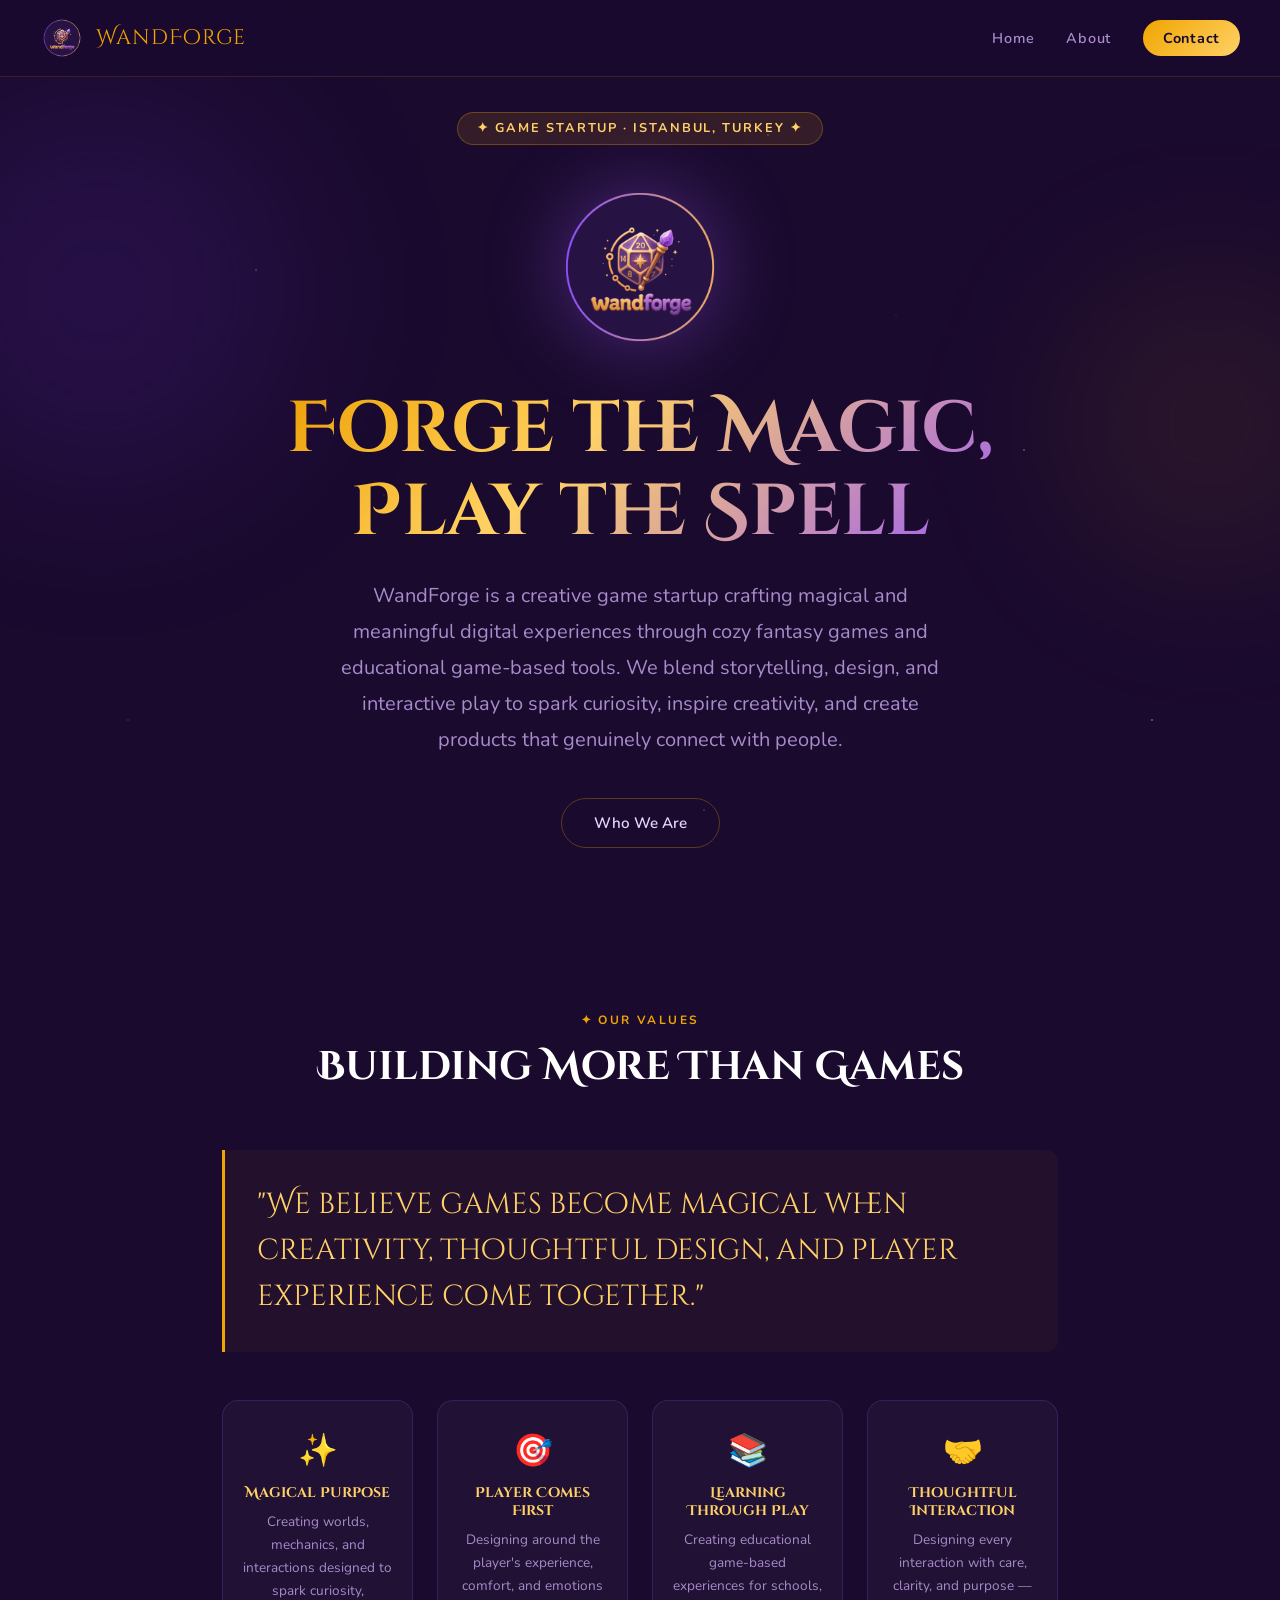
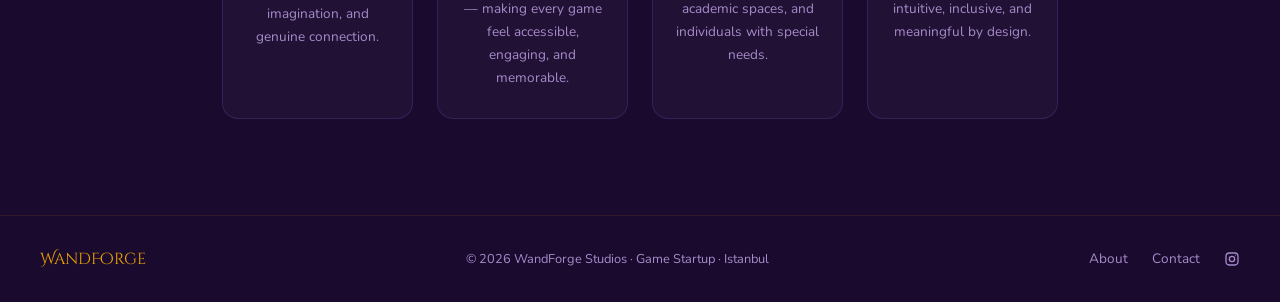
<file: index.html>
<!DOCTYPE html>
<html lang="en">
<head>
  <meta charset="UTF-8" />
  <meta name="viewport" content="width=device-width, initial-scale=1.0" />
  <title>WandForge — Forge the Magic, Play the Spell</title>
  <meta name="description" content="WandForge is an indie game studio bridging magic and technology. Puzzle mobile games, creative storytelling, and a vision to empower women in tech." />
  <link rel="icon" href="images/logo.png" type="image/png" />
  <link rel="stylesheet" href="css/style.css" />
</head>
<body>

  <nav>
    <a href="index.html" class="nav-logo">
      <img src="images/logo.png" alt="WandForge Logo" />
      <span>WandForge</span>
    </a>
    <div class="hamburger" aria-label="Menu">
      <span></span><span></span><span></span>
    </div>
    <ul class="nav-links">
      <li><a href="index.html">Home</a></li>
      <li><a href="pages/about.html">About</a></li>
      <li><a href="pages/contact.html" class="nav-cta">Contact</a></li>
    </ul>
  </nav>

  <!-- HERO -->
  <section class="hero">
    <div class="orb orb-1"></div>
    <div class="orb orb-2"></div>
    <div class="hero-badge">✦ Game Startup · Istanbul, Turkey ✦</div>
    <img src="images/logo.png" alt="WandForge" class="hero-logo" />
    <h1>Forge the Magic,<br/>Play the Spell</h1>
    <p>
    WandForge is a creative game startup crafting magical and meaningful digital experiences through cozy fantasy games and educational game-based tools. We blend storytelling, design, and interactive play to spark curiosity, inspire creativity, and create products that genuinely connect with people.
    </p>
    <div class="hero-buttons">
      <a href="pages/about.html" class="btn-secondary">Who We Are</a>
    </div>
  </section>

<!-- MISSION -->
<section class="mission">
  <div class="section-header fade-up">
    <span class="section-label">✦ Our Values</span>
    <h2>Building More Than Games</h2>
  </div>
  <blockquote class="mission-quote fade-up">
    "We believe games become magical when creativity, thoughtful design, and player experience come together."
  </blockquote>
  <div class="mission-pillars fade-up">
    <div class="pillar">
      <div class="pillar-icon">✨</div>
      <h4>Magical Purpose</h4>
      <p>
        Creating worlds, mechanics, and interactions designed to spark curiosity, imagination, and genuine connection.
      </p>
    </div>
    <div class="pillar">
      <div class="pillar-icon">🎯</div>
      <h4>Player Comes First</h4>
      <p>
        Designing around the player's experience, comfort, and emotions — making every game feel accessible, engaging, and memorable.
      </p>
    </div>
    <div class="pillar">
      <div class="pillar-icon">📚</div>
      <h4>Learning Through Play</h4>
      <p>
        Creating educational game-based experiences for schools, academic spaces, and individuals with special needs.
      </p>
    </div>
    <div class="pillar">
      <div class="pillar-icon">🤝</div>
      <h4>Thoughtful Interaction</h4>
      <p>
        Designing every interaction with care, clarity, and purpose — intuitive, inclusive, and meaningful by design.
      </p>
    </div>
  </div>
</section>

  
<footer>
  <span class="footer-logo">WandForge</span>

  <p>
    © 2026 WandForge Studios · Game Startup · Istanbul
  </p>

  <div class="footer-links">
    <a href="pages/about.html">About</a>
    <a href="pages/contact.html">Contact</a>

    <a href="https://www.instagram.com/wandforgestudios"
       target="_blank"
       rel="noopener noreferrer"
       class="footer-social"
       aria-label="Instagram">

      <svg xmlns="http://www.w3.org/2000/svg"
           width="16"
           height="16"
           viewBox="0 0 24 24"
           fill="currentColor">
        <path d="M7.75 2C4.574 2 2 4.574 2 7.75v8.5C2 19.426 4.574 22 7.75 22h8.5C19.426 22 22 19.426 22 16.25v-8.5C22 4.574 19.426 2 16.25 2h-8.5zm0 2h8.5A3.75 3.75 0 0 1 20 7.75v8.5A3.75 3.75 0 0 1 16.25 20h-8.5A3.75 3.75 0 0 1 4 16.25v-8.5A3.75 3.75 0 0 1 7.75 4zm9.5 1.5a.75.75 0 1 0 0 1.5.75.75 0 0 0 0-1.5zM12 7a5 5 0 1 0 0 10 5 5 0 0 0 0-10zm0 2a3 3 0 1 1 0 6 3 3 0 0 1 0-6z"/>
      </svg>
    </a>
  </div>
</footer>

  <script src="js/main.js"></script>
</body>
</html>
</file>
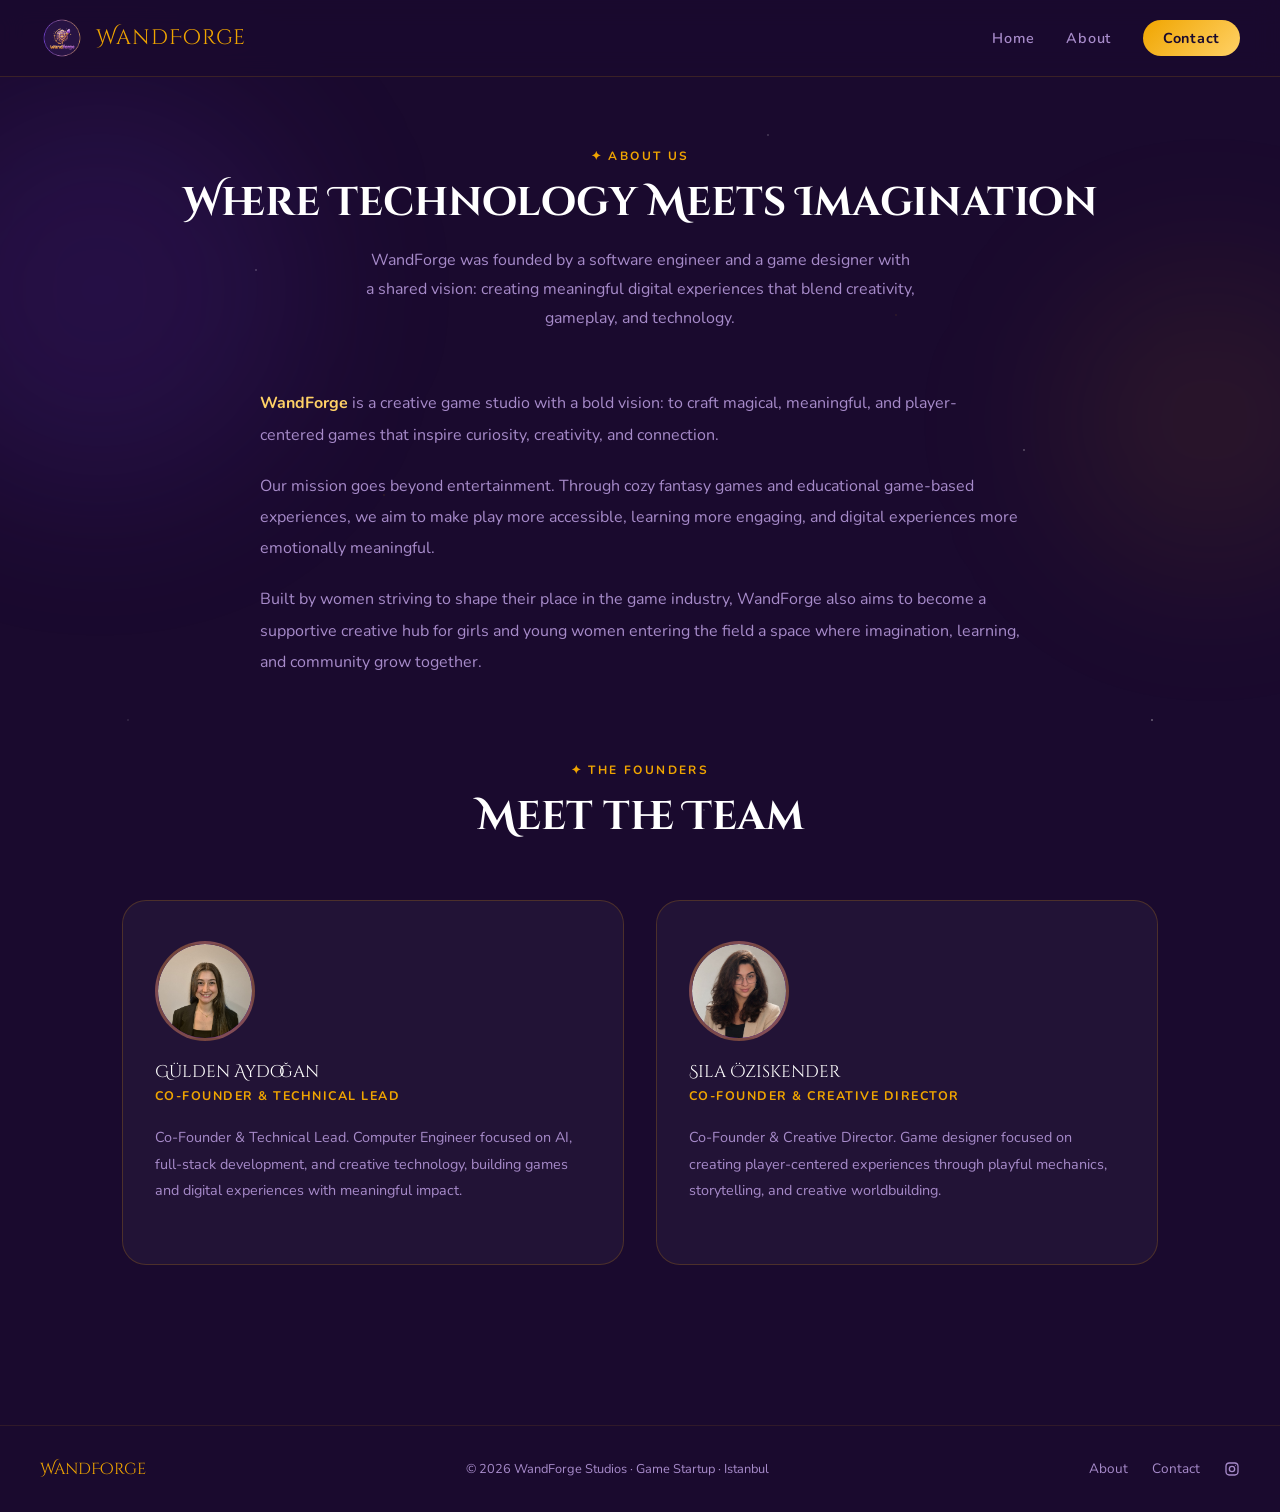
<file: pages/about.html>
<!DOCTYPE html>
<html lang="en">
<head>
  <meta charset="UTF-8" />
  <meta name="viewport" content="width=device-width, initial-scale=1.0" />
  <title>About — WandForge Studios</title>
  <meta name="description" content="Meet the two co-founders behind WandForge — a technical lead and a creative director building indie games from Istanbul." />
  <link rel="icon" href="../images/logo.png" type="image/png" />
  <link rel="stylesheet" href="../css/style.css" />
</head>
<body>

  <nav>
    <a href="../index.html" class="nav-logo">
      <img src="../images/logo.png" alt="WandForge Logo" />
      <span>WandForge</span>
    </a>
    <div class="hamburger" aria-label="Menu">
      <span></span><span></span><span></span>
    </div>
    <ul class="nav-links">
      <li><a href="../index.html">Home</a></li>
      <li><a href="about.html">About</a></li>
      <li><a href="contact.html" class="nav-cta">Contact</a></li>
    </ul>
  </nav>

  <div class="about-page">
    <div class="orb orb-1"></div>
    <div class="orb orb-2"></div>

    <div class="section-header fade-up">
      <span class="section-label">✦ About Us</span>
      <h2>Where Technology Meets Imagination</h2>
        <p>
        WandForge was founded by a software engineer and a game designer with a shared vision: creating meaningful digital experiences that blend creativity, gameplay, and technology.
        </p>
    </div>

    <!-- STORY -->
    <div class="story-section fade-up">
    <p>
        <span class="hl">WandForge</span> is a creative game studio with a bold vision: to craft magical, meaningful, and player-centered games that inspire curiosity, creativity, and connection.    </p>

    <p>
        Our mission goes beyond entertainment. Through cozy fantasy games and educational game-based experiences, we aim to make play more accessible, learning more engaging, and digital experiences more emotionally meaningful.    </p>

    <p>
        Built by women striving to shape their place in the game industry, WandForge also aims to become a supportive creative hub for girls and young women entering the field a space where imagination, learning, and community grow together.    </p> 
    </div>

    <!-- FOUNDERS -->
    <div class="section-header fade-up">
      <span class="section-label">✦ The Founders</span>
      <h2>Meet the Team</h2>
    </div>

    <div class="founder-grid">

      <!-- GÜLDEN -->
      <div class="founder-card fade-up">
        <div class="avatar">
          <img src="../images/gulden.jpg" alt="Gülden Aydoğan" />
        </div>
        <div class="founder-name">Gülden Aydoğan</div>
        <div class="founder-role">Co-Founder & Technical Lead</div>
        <p class="bio">
        Co-Founder & Technical Lead. Computer Engineer focused on AI, full-stack development, and creative technology, building games and digital experiences with meaningful impact.
        </p>
      </div>

      <!-- SILA -->
      <div class="founder-card fade-up fade-up-delay">
        <div class="avatar">
          <img src="../images/sila.jpeg" alt="Sıla Öziskender" />
        </div>
        <div class="founder-name">Sıla Öziskender</div>
        <div class="founder-role">Co-Founder & Creative Director</div>
        <p class="bio">
        Co-Founder & Creative Director. Game designer focused on creating player-centered experiences through playful mechanics, storytelling, and creative worldbuilding.
        </p>
      </div>

</div>
  </div>

<footer>
  <span class="footer-logo">WandForge</span>

  <p>
    © 2026 WandForge Studios · Game Startup · Istanbul
  </p>

  <div class="footer-links">
    <a href="about.html">About</a>
    <a href="contact.html">Contact</a>

    <a href="https://www.instagram.com/wandforgestudios"
       target="_blank"
       rel="noopener noreferrer"
       class="footer-social"
       aria-label="Instagram">

      <svg xmlns="http://www.w3.org/2000/svg"
           width="16"
           height="16"
           viewBox="0 0 24 24"
           fill="currentColor">
        <path d="M7.75 2C4.574 2 2 4.574 2 7.75v8.5C2 19.426 4.574 22 7.75 22h8.5C19.426 22 22 19.426 22 16.25v-8.5C22 4.574 19.426 2 16.25 2h-8.5zm0 2h8.5A3.75 3.75 0 0 1 20 7.75v8.5A3.75 3.75 0 0 1 16.25 20h-8.5A3.75 3.75 0 0 1 4 16.25v-8.5A3.75 3.75 0 0 1 7.75 4zm9.5 1.5a.75.75 0 1 0 0 1.5.75.75 0 0 0 0-1.5zM12 7a5 5 0 1 0 0 10 5 5 0 0 0 0-10zm0 2a3 3 0 1 1 0 6 3 3 0 0 1 0-6z"/>
      </svg>
    </a>
  </div>
</footer>

  <script src="../js/main.js"></script>
</body>
</html>
</file>
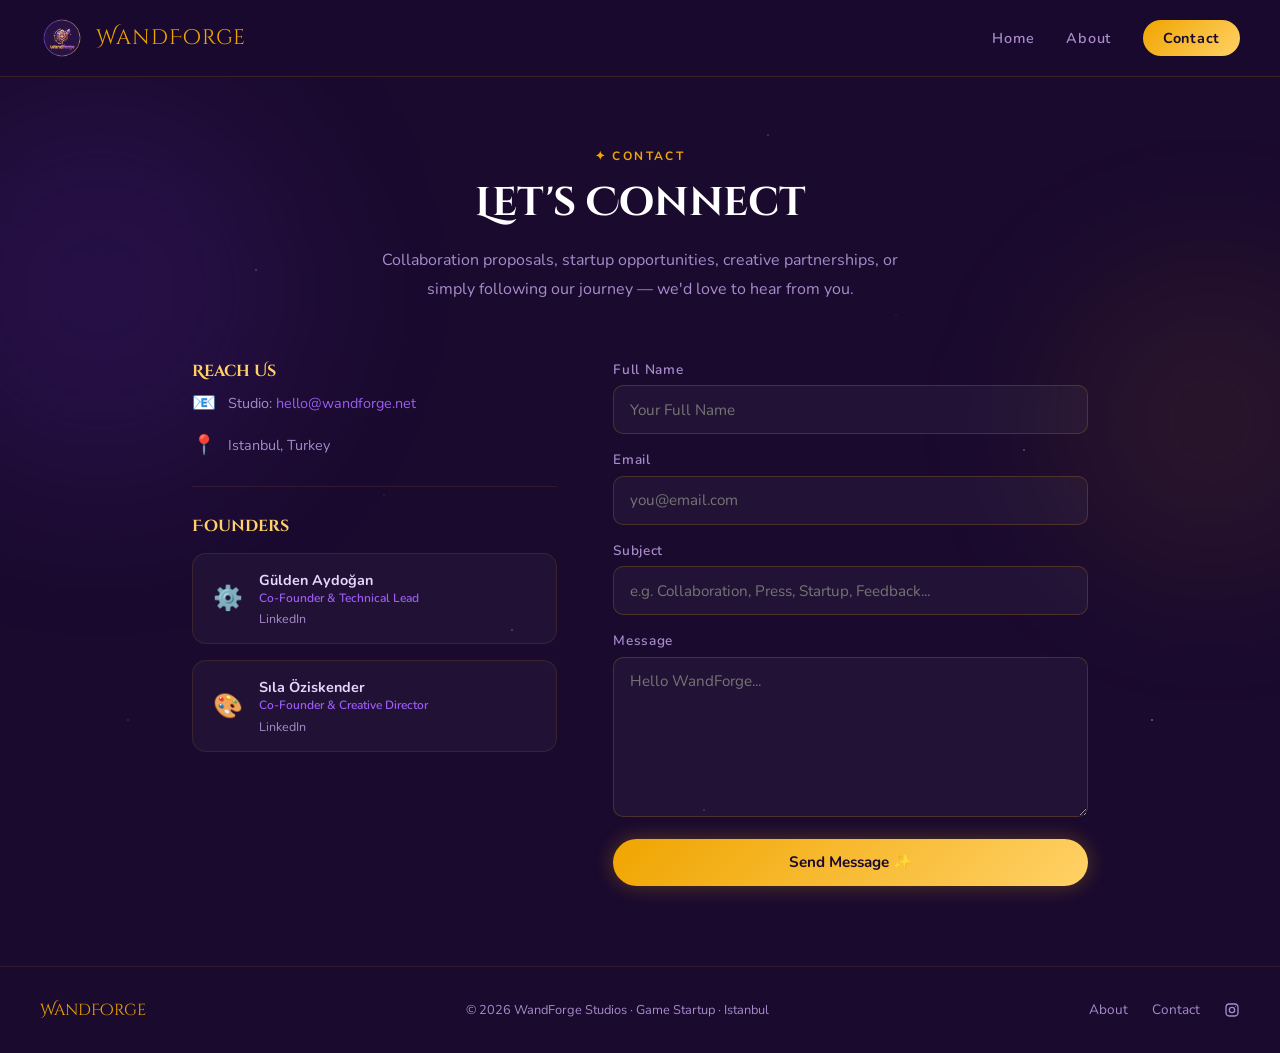
<file: pages/contact.html>
<!DOCTYPE html>
<html lang="en">
<head>
  <meta charset="UTF-8" />
  <meta name="viewport" content="width=device-width, initial-scale=1.0" />
  <title>Contact — WandForge</title>
  <meta name="description" content="Get in touch with WandForge — collaboration, questions, or just a hello." />
  <link rel="icon" href="../images/logo.png" type="image/png" />
  <link rel="stylesheet" href="../css/style.css" />
</head>


<body>

  <nav>
    <a href="../index.html" class="nav-logo">
      <img src="../images/logo.png" alt="WandForge Logo" />
      <span>WandForge</span>
    </a>

    <div class="hamburger" aria-label="Menu">
      <span></span>
      <span></span>
      <span></span>
    </div>

    <ul class="nav-links">
      <li><a href="../index.html">Home</a></li>
      <li><a href="about.html">About</a></li>
      <li><a href="contact.html" class="nav-cta">Contact</a></li>
    </ul>
  </nav>

  <div class="contact-page">

    <div class="orb orb-1"></div>
    <div class="orb orb-2"></div>

    <!-- HEADER -->
    <div class="section-header fade-up">
      <span class="section-label">✦ Contact</span>

      <h2>Let's Connect</h2>

      <p>
        Collaboration proposals, startup opportunities, creative partnerships,
        or simply following our journey — we'd love to hear from you.
      </p>
    </div>

    <div class="contact-two-col">

      <!-- LEFT SIDE -->
      <div class="contact-info fade-up">

        <h3>Reach Us</h3>

        <div class="info-item">
          <span class="icon">📧</span>

          <span>
            Studio:
            <a href="mailto:hello@wandforge.net">
              hello@wandforge.net
            </a>
          </span>
        </div>

        <div class="info-item">
          <span class="icon">📍</span>
          <span>Istanbul, Turkey</span>
        </div>

        <hr class="divider" />

        <!-- FOUNDERS -->
        <h3 class="founders-heading">Founders</h3>

        <div class="founders-contact">

          <!-- GULDEN -->
          <div class="fc-card">

            <div class="fc-icon">⚙️</div>

            <div>
              <div class="fc-name">Gülden Aydoğan</div>

              <div class="fc-role">
                Co-Founder & Technical Lead
              </div>

              <div class="fc-links">
                <a
                  href="https://www.linkedin.com/in/g%C3%BClden-aydo%C4%9Fan-992295247/"
                  target="_blank"
                >
                  LinkedIn
                </a>
              </div>
            </div>

          </div>

          <!-- SILA -->
          <div class="fc-card">

            <div class="fc-icon">🎨</div>

            <div>
              <div class="fc-name">Sıla Öziskender</div>

              <div class="fc-role">
                Co-Founder & Creative Director
              </div>

              <div class="fc-links">

                <a
                  href="https://www.linkedin.com/in/oyas%C4%B1la%C3%B6ziskender/"
                  target="_blank"
                >
                  LinkedIn
                </a>

              </div>
            </div>

          </div>

        </div>

      </div>

      <!-- RIGHT SIDE -->
      <div class="fade-up fade-up-delay">
        <form class="contact-form contact-form--page" id="contact-form">

          <div class="form-group">
            <label for="name">Full Name</label>

            <input
              type="text"
              id="name"
              placeholder="Your Full Name"
              required
            />
          </div>

          <div class="form-group">
            <label for="email">Email</label>

            <input
              type="email"
              id="email"
              placeholder="you@email.com"
              required
            />
          </div>

          <div class="form-group">
            <label for="subject">Subject</label>

            <input
              type="text"
              id="subject"
              placeholder="e.g. Collaboration, Press, Startup, Feedback..."
            />
          </div>

          <div class="form-group">
            <label for="message">Message</label>

            <textarea
              id="message"
              class="contact-message"
              placeholder="Hello WandForge..."
              required
            ></textarea>
          </div>

          <button type="submit" class="btn-primary btn-full">
            Send Message ✨
          </button>

        </form>

      </div>

    </div>

  </div>

<footer>
  <span class="footer-logo">WandForge</span>

  <p>
    © 2026 WandForge Studios · Game Startup · Istanbul
  </p>

  <div class="footer-links">
    <a href="about.html">About</a>
    <a href="contact.html">Contact</a>

    <a href="https://www.instagram.com/wandforgestudios"
       target="_blank"
       rel="noopener noreferrer"
       class="footer-social"
       aria-label="Instagram">

      <svg xmlns="http://www.w3.org/2000/svg"
           width="16"
           height="16"
           viewBox="0 0 24 24"
           fill="currentColor">
        <path d="M7.75 2C4.574 2 2 4.574 2 7.75v8.5C2 19.426 4.574 22 7.75 22h8.5C19.426 22 22 19.426 22 16.25v-8.5C22 4.574 19.426 2 16.25 2h-8.5zm0 2h8.5A3.75 3.75 0 0 1 20 7.75v8.5A3.75 3.75 0 0 1 16.25 20h-8.5A3.75 3.75 0 0 1 4 16.25v-8.5A3.75 3.75 0 0 1 7.75 4zm9.5 1.5a.75.75 0 1 0 0 1.5.75.75 0 0 0 0-1.5zM12 7a5 5 0 1 0 0 10 5 5 0 0 0 0-10zm0 2a3 3 0 1 1 0 6 3 3 0 0 1 0-6z"/>
      </svg>
    </a>
  </div>
</footer>

  <script src="../js/main.js"></script>

</body>
</html>
</file>
<file: css/style.css>
@import url('https://fonts.googleapis.com/css2?family=Cinzel+Decorative:wght@400;700&family=Nunito:wght@400;600;700&display=swap');

:root {
  --deep-purple: #1a0a2e;
  --mid-purple: #2d1054;
  --purple: #4a1d8a;
  --light-purple: #7c3aed;
  --violet: #9c5cf5;
  --gold: #f0a500;
  --gold-light: #ffd166;
  --gold-pale: #fff3cd;
  --text-light: #e8d5ff;
  --text-muted: #a78bca;
  --white: #ffffff;
}

*, *::before, *::after { box-sizing: border-box; margin: 0; padding: 0; }

html {
  scroll-behavior: smooth;
  overflow-x: hidden;
  max-width: 100%;
}

body {
  font-family: 'Nunito', sans-serif;
  background: var(--deep-purple);
  color: var(--text-light);
  min-height: 100vh;
  overflow-x: hidden;
}

/* Stars background */
body::before {
  content: '';
  position: fixed;
  inset: 0;
  background-image:
    radial-gradient(1px 1px at 20% 30%, rgba(255,255,255,0.6) 0%, transparent 100%),
    radial-gradient(1px 1px at 60% 15%, rgba(255,255,255,0.5) 0%, transparent 100%),
    radial-gradient(1.5px 1.5px at 80% 50%, rgba(255,255,255,0.4) 0%, transparent 100%),
    radial-gradient(1px 1px at 40% 70%, rgba(255,255,255,0.6) 0%, transparent 100%),
    radial-gradient(1px 1px at 10% 80%, rgba(255,255,255,0.3) 0%, transparent 100%),
    radial-gradient(1.5px 1.5px at 90% 80%, rgba(255,255,255,0.5) 0%, transparent 100%),
    radial-gradient(1px 1px at 55% 90%, rgba(255,255,255,0.4) 0%, transparent 100%),
    radial-gradient(1px 1px at 30% 55%, rgba(240,165,0,0.3) 0%, transparent 100%),
    radial-gradient(1px 1px at 70% 35%, rgba(240,165,0,0.25) 0%, transparent 100%);
  pointer-events: none;
  z-index: 0;
}

/* NAV */
nav {
  position: fixed;
  top: 0; left: 0; right: 0;
  z-index: 100;
  display: flex;
  align-items: center;
  justify-content: space-between;
  width: 100%;
  max-width: 100vw;
  padding: 1rem 2.5rem;
  background: rgba(26, 10, 46, 0.85);
  backdrop-filter: blur(12px);
  border-bottom: 1px solid rgba(240, 165, 0, 0.15);
}

.nav-logo {
  display: flex;
  align-items: center;
  gap: 0.75rem;
  text-decoration: none;
}

.nav-logo img {
  height: 44px;
  width: 44px;
  object-fit: contain;
}

.nav-logo span {
  font-family: 'Cinzel Decorative', serif;
  font-size: 1.3rem;
  color: var(--gold);
  letter-spacing: 0.05em;
}

.nav-links {
  display: flex;
  gap: 2rem;
  list-style: none;
}

.nav-links a {
  text-decoration: none;
  color: var(--text-muted);
  font-weight: 600;
  font-size: 0.9rem;
  letter-spacing: 0.05em;
  transition: color 0.2s;
}

.nav-links a:hover { color: var(--gold); }

.nav-cta {
  background: linear-gradient(135deg, var(--gold), var(--gold-light));
  color: var(--deep-purple) !important;
  padding: 0.5rem 1.25rem;
  border-radius: 999px;
  font-weight: 700 !important;
}

.hamburger {
  display: none;
  cursor: pointer;
  flex-direction: column;
  gap: 5px;
  padding: 0.5rem;
  flex-shrink: 0;
  z-index: 101;
}
.hamburger span { display: block; width: 24px; height: 2px; background: var(--gold); border-radius: 2px; transition: 0.3s; }

/* SECTIONS */
section { position: relative; z-index: 1; }

/* HERO */
.hero {
  min-height: 100vh;
  display: flex;
  flex-direction: column;
  align-items: center;
  justify-content: center;
  text-align: center;
  padding: 7rem 2rem 4rem;
}

.hero-badge {
  display: inline-block;
  background: rgba(240, 165, 0, 0.12);
  border: 1px solid rgba(240, 165, 0, 0.3);
  color: var(--gold-light);
  font-size: 0.8rem;
  font-weight: 700;
  letter-spacing: 0.15em;
  text-transform: uppercase;
  padding: 0.4rem 1.2rem;
  border-radius: 999px;
  margin-bottom: 2rem;
}

.hero-logo {
  width: 180px;
  height: 180px;
  object-fit: contain;
  margin-bottom: 2rem;
  filter: drop-shadow(0 0 40px rgba(156, 92, 245, 0.4));
  animation: float 4s ease-in-out infinite;
}

@keyframes float {
  0%, 100% { transform: translateY(0); }
  50% { transform: translateY(-12px); }
}

.hero h1 {
  font-family: 'Cinzel Decorative', serif;
  font-size: clamp(2.5rem, 6vw, 4.5rem);
  line-height: 1.15;
  margin-bottom: 1.5rem;
  background: linear-gradient(135deg, var(--gold) 0%, var(--gold-light) 40%, var(--violet) 100%);
  -webkit-background-clip: text;
  -webkit-text-fill-color: transparent;
  background-clip: text;
}

.hero p {
  font-size: clamp(1rem, 2vw, 1.25rem);
  color: var(--text-muted);
  max-width: 600px;
  line-height: 1.8;
  margin-bottom: 2.5rem;
}

.hero-buttons {
  display: flex;
  gap: 1rem;
  flex-wrap: wrap;
  justify-content: center;
}

.btn-primary {
  background: linear-gradient(135deg, var(--gold), var(--gold-light));
  color: var(--deep-purple);
  font-family: 'Nunito', sans-serif;
  font-weight: 700;
  font-size: 0.95rem;
  padding: 0.85rem 2rem;
  border-radius: 999px;
  border: none;
  cursor: pointer;
  text-decoration: none;
  display: inline-block;
  transition: transform 0.2s, box-shadow 0.2s;
  box-shadow: 0 0 20px rgba(240, 165, 0, 0.3);
}
.btn-primary:hover { transform: translateY(-2px); box-shadow: 0 0 30px rgba(240, 165, 0, 0.5); }

.btn-secondary {
  background: transparent;
  color: var(--text-light);
  font-family: 'Nunito', sans-serif;
  font-weight: 600;
  font-size: 0.95rem;
  padding: 0.85rem 2rem;
  border-radius: 999px;
  border: 1px solid rgba(240, 165, 0, 0.3);
  cursor: pointer;
  text-decoration: none;
  display: inline-block;
  transition: border-color 0.2s, background 0.2s;
}
.btn-secondary:hover { border-color: var(--gold); background: rgba(240,165,0,0.06); }

/* SECTION SHARED */
.section-header {
  text-align: center;
  margin-bottom: 3.5rem;
}

.section-label {
  display: inline-block;
  color: var(--gold);
  font-size: 0.75rem;
  font-weight: 700;
  letter-spacing: 0.2em;
  text-transform: uppercase;
  margin-bottom: 0.75rem;
}

.section-header h2 {
  font-family: 'Cinzel Decorative', serif;
  font-size: clamp(1.6rem, 3.5vw, 2.5rem);
  color: var(--white);
  margin-bottom: 1rem;
}

.section-header p {
  color: var(--text-muted);
  max-width: 550px;
  margin: 0 auto;
  line-height: 1.8;
}

/* ABOUT */
.about {
  padding: 6rem 2rem;
  max-width: 1100px;
  margin: 0 auto;
}

.about-grid {
  display: grid;
  grid-template-columns: 1fr 1fr;
  gap: 2rem;
  margin-top: 3rem;
}

.about-card {
  background: rgba(255,255,255,0.03);
  border: 1px solid rgba(240,165,0,0.15);
  border-radius: 20px;
  padding: 2rem;
  transition: border-color 0.3s, background 0.3s;
}

.about-card:hover {
  border-color: rgba(240,165,0,0.35);
  background: rgba(255,255,255,0.05);
}

.about-card .card-icon {
  font-size: 2.5rem;
  margin-bottom: 1rem;
}

.about-card h3 {
  font-family: 'Cinzel Decorative', serif;
  font-size: 1rem;
  color: var(--gold-light);
  margin-bottom: 0.75rem;
}

.about-card p {
  color: var(--text-muted);
  font-size: 0.95rem;
  line-height: 1.8;
}

.about-card .tag {
  display: inline-block;
  background: rgba(156, 92, 245, 0.15);
  border: 1px solid rgba(156, 92, 245, 0.3);
  color: var(--violet);
  font-size: 0.75rem;
  font-weight: 700;
  padding: 0.25rem 0.75rem;
  border-radius: 999px;
  margin-top: 1rem;
}

/* GAMES / PROJECTS */
.projects {
  padding: 6rem 2rem;
  background: rgba(255,255,255,0.015);
}

.projects-inner {
  max-width: 1100px;
  margin: 0 auto;
}

.project-card {
  background: rgba(255,255,255,0.04);
  border: 1px solid rgba(240,165,0,0.2);
  border-radius: 24px;
  overflow: hidden;
  display: grid;
  grid-template-columns: 1fr 1fr;
  gap: 0;
  max-width: 900px;
  margin: 0 auto;
  transition: border-color 0.3s;
}
.project-card:hover { border-color: rgba(240,165,0,0.4); }

.project-visual {
  background: linear-gradient(135deg, var(--mid-purple), var(--purple));
  display: flex;
  align-items: center;
  justify-content: center;
  padding: 3rem;
  min-height: 280px;
}

.project-visual .puzzle-icon {
  font-size: 5rem;
  filter: drop-shadow(0 0 20px rgba(156,92,245,0.6));
  animation: float 3s ease-in-out infinite;
}

.project-info {
  padding: 2.5rem;
  display: flex;
  flex-direction: column;
  justify-content: center;
}

.project-tag {
  display: inline-block;
  background: rgba(240,165,0,0.12);
  border: 1px solid rgba(240,165,0,0.3);
  color: var(--gold-light);
  font-size: 0.72rem;
  font-weight: 700;
  letter-spacing: 0.12em;
  text-transform: uppercase;
  padding: 0.3rem 0.9rem;
  border-radius: 999px;
  margin-bottom: 1rem;
  width: fit-content;
}

.project-info h3 {
  font-family: 'Cinzel Decorative', serif;
  font-size: 1.4rem;
  color: var(--white);
  margin-bottom: 0.75rem;
}

.project-info p {
  color: var(--text-muted);
  font-size: 0.9rem;
  line-height: 1.8;
  margin-bottom: 1.5rem;
}

.project-chips {
  display: flex;
  flex-wrap: wrap;
  gap: 0.5rem;
}

.chip {
  background: rgba(156,92,245,0.12);
  border: 1px solid rgba(156,92,245,0.25);
  color: var(--violet);
  font-size: 0.75rem;
  font-weight: 700;
  padding: 0.25rem 0.75rem;
  border-radius: 999px;
}

/* MISSION */
.mission {
  padding: 6rem 2rem;
  max-width: 900px;
  margin: 0 auto;
  text-align: center;
}

.mission-quote {
  font-family: 'Cinzel Decorative', serif;
  font-size: clamp(1.2rem, 3vw, 1.8rem);
  line-height: 1.6;
  color: var(--gold-light);
  margin: 2rem 0;
  padding: 2rem;
  border-left: 3px solid var(--gold);
  text-align: left;
  border-radius: 0 12px 12px 0;
  background: rgba(240,165,0,0.04);
}

.mission-pillars {
  display: grid;
  grid-template-columns: repeat(4, 1fr);
  gap: 1.5rem;
  margin-top: 3rem;
}

.pillar {
  background: rgba(255,255,255,0.03);
  border: 1px solid rgba(156,92,245,0.2);
  border-radius: 16px;
  padding: 1.75rem 1.25rem;
  text-align: center;
}

.pillar .pillar-icon { font-size: 2rem; margin-bottom: 0.75rem; }
.pillar h4 { font-family: 'Cinzel Decorative', serif; font-size: 0.85rem; color: var(--gold-light); margin-bottom: 0.5rem; }
.pillar p { color: var(--text-muted); font-size: 0.85rem; line-height: 1.7; }

/* CONTACT */
.contact {
  padding: 6rem 2rem;
  background: rgba(255,255,255,0.015);
}

.contact-inner {
  max-width: 600px;
  margin: 0 auto;
  text-align: center;
}

.contact-form {
  display: flex;
  flex-direction: column;
  gap: 1rem;
  margin-top: 2rem;
  text-align: left;
}

.form-group label {
  display: block;
  color: var(--text-muted);
  font-size: 0.85rem;
  font-weight: 600;
  margin-bottom: 0.4rem;
  letter-spacing: 0.05em;
}

.form-group input,
.form-group textarea {
  width: 100%;
  background: rgba(255,255,255,0.04);
  border: 1px solid rgba(240,165,0,0.2);
  border-radius: 10px;
  padding: 0.85rem 1rem;
  color: var(--text-light);
  font-family: 'Nunito', sans-serif;
  font-size: 0.95rem;
  outline: none;
  transition: border-color 0.2s, background 0.2s;
}

.form-group input:focus,
.form-group textarea:focus {
  border-color: rgba(240,165,0,0.5);
  background: rgba(255,255,255,0.07);
}

.form-group textarea { resize: vertical; min-height: 120px; }

/* FOOTER */
footer {
  padding: 2rem 2.5rem;
  border-top: 1px solid rgba(240,165,0,0.1);
  display: flex;
  align-items: center;
  justify-content: space-between;
  flex-wrap: wrap;
  gap: 1rem;
}

.footer-logo {
  font-family: 'Cinzel Decorative', serif;
  color: var(--gold);
  font-size: 1rem;
}

footer p {
  color: var(--text-muted);
  font-size: 0.8rem;
}

.footer-links {
  display: flex;
  gap: 1.5rem;
}

.footer-links a {
  color: var(--text-muted);
  text-decoration: none;
  font-size: 0.85rem;
  transition: color 0.2s;
}
.footer-links a:hover { color: var(--gold); }

.footer-social {
  display: flex;
  align-items: center;
  gap: 0.4rem;
}

/* ABOUT PAGE */
.about-page {
  padding: 9rem 2rem 5rem;
  max-width: 1100px;
  margin: 0 auto;
}

.founder-grid {
  display: grid;
  grid-template-columns: 1fr 1fr;
  gap: 2rem;
  margin: 3rem 0 5rem;
}

.founder-card {
  background: rgba(255,255,255,0.04);
  border: 1px solid rgba(240,165,0,0.2);
  border-radius: 24px;
  padding: 2.5rem 2rem;
}

.founder-card .avatar {
  width: 100px;
  height: 100px;
  border-radius: 50%;
  background: linear-gradient(135deg, var(--mid-purple), var(--purple));
  border: 3px solid rgba(240,165,0,0.35);
  display: flex;
  align-items: center;
  justify-content: center;
  font-size: 2rem;
  margin-bottom: 1.25rem;
  overflow: hidden;
}

.founder-card .avatar img {
  width: 100%;
  height: 100%;
  object-fit: cover;
  border-radius: 50%;
}

.founder-card .founder-name {
  font-family: 'Cinzel Decorative', serif;
  font-size: 1.05rem;
  color: var(--white);
  margin-bottom: 0.25rem;
}

.founder-card .founder-role {
  color: var(--gold);
  font-size: 0.78rem;
  font-weight: 700;
  letter-spacing: 0.12em;
  text-transform: uppercase;
  margin-bottom: 1.25rem;
}

.founder-card .bio {
  color: var(--text-muted);
  font-size: 0.9rem;
  line-height: 1.85;
  margin-bottom: 1.25rem;
}

.founder-card .exp-item {
  display: flex;
  align-items: flex-start;
  gap: 0.6rem;
  margin-bottom: 0.6rem;
  font-size: 0.85rem;
  color: var(--text-light);
}

.founder-card .exp-item::before {
  content: '✦';
  color: var(--gold);
  flex-shrink: 0;
  margin-top: 2px;
  font-size: 0.7rem;
}

.chips-row {
  display: flex;
  flex-wrap: wrap;
  gap: 0.5rem;
  margin-top: 1.25rem;
}

.story-section {
  max-width: 760px;
  margin: 0 auto 5rem;
}

.story-section p {
  color: var(--text-muted);
  line-height: 1.95;
  margin-bottom: 1.25rem;
  font-size: 1rem;
}

.story-section .hl {
  color: var(--gold-light);
  font-weight: 700;
}

/* CONTACT PAGE */
.contact-page {
  padding: 9rem 2rem 5rem;
  max-width: 960px;
  margin: 0 auto;
}

.contact-two-col {
  display: grid;
  grid-template-columns: 1fr 1.3fr;
  gap: 3.5rem;
  margin-top: 3rem;
  align-items: start;
}

.contact-info h3 {
  font-family: 'Cinzel Decorative', serif;
  font-size: 1rem;
  color: var(--gold-light);
  margin-bottom: 0.5rem;
}

.contact-info .desc {
  color: var(--text-muted);
  font-size: 0.9rem;
  line-height: 1.85;
  margin-bottom: 2rem;
}

.contact-info h3.founders-heading {
  margin-bottom: 1rem;
}

.info-item {
  display: flex;
  align-items: center;
  gap: 0.75rem;
  margin-bottom: 1rem;
}

.info-item .icon { font-size: 1.2rem; }

.info-item span {
  color: var(--text-muted);
  font-size: 0.9rem;
}

.info-item a {
  color: var(--violet);
  text-decoration: none;
  transition: color 0.2s;
}

.info-item a:hover { color: var(--gold); }

.divider {
  border: none;
  border-top: 1px solid rgba(240,165,0,0.1);
  margin: 1.75rem 0;
}

.founders-contact {
  display: flex;
  flex-direction: column;
  gap: 1rem;
}

.fc-card {
  background: rgba(255,255,255,0.03);
  border: 1px solid rgba(240,165,0,0.12);
  border-radius: 14px;
  padding: 1rem 1.25rem;
  display: flex;
  align-items: center;
  gap: 1rem;
}

.fc-icon { font-size: 1.5rem; }

.fc-name {
  font-weight: 700;
  font-size: 0.9rem;
  color: var(--text-light);
}

.fc-role {
  font-size: 0.75rem;
  color: var(--violet);
  font-weight: 600;
}

.fc-links {
  display: flex;
  gap: 0.75rem;
  margin-top: 0.3rem;
  flex-wrap: wrap;
}

.fc-links a {
  font-size: 0.78rem;
  color: var(--text-muted);
  text-decoration: none;
  transition: color 0.2s;
}

.fc-links a:hover { color: var(--gold); }

.social-links {
  display: flex;
  gap: 0.75rem;
  margin-top: 1.5rem;
  flex-wrap: wrap;
}

.social-btn {
  display: inline-flex;
  align-items: center;
  gap: 0.5rem;
  background: rgba(255,255,255,0.04);
  border: 1px solid rgba(240,165,0,0.2);
  color: var(--text-muted);
  text-decoration: none;
  font-size: 0.82rem;
  font-weight: 700;
  padding: 0.5rem 1rem;
  border-radius: 999px;
  transition: border-color 0.2s, color 0.2s;
}

.social-btn:hover {
  border-color: var(--gold);
  color: var(--gold);
}

.contact-form--page {
  margin-top: 0;
}

.contact-form textarea.contact-message {
  min-height: 160px;
}

.btn-full {
  width: 100%;
  text-align: center;
}

.fade-up-delay {
  transition-delay: 0.12s;
}

/* ANIMATIONS */
.fade-up {
  opacity: 0;
  transform: translateY(30px);
  transition: opacity 0.6s ease, transform 0.6s ease;
}
.fade-up.visible {
  opacity: 1;
  transform: translateY(0);
}

/* GLOW ORBS */
.orb {
  position: absolute;
  border-radius: 50%;
  pointer-events: none;
  filter: blur(80px);
  z-index: 0;
}
.orb-1 { width: 400px; height: 400px; background: rgba(124,58,237,0.12); top: 10%; left: -100px; }
.orb-2 { width: 300px; height: 300px; background: rgba(240,165,0,0.08); top: 30%; right: -80px; }

/* RESPONSIVE */
@media (max-width: 768px) {
  nav {
    padding: 0.85rem 1rem;
    gap: 0.75rem;
  }

  .nav-logo {
    flex: 1;
    min-width: 0;
    order: 1;
  }

  .nav-logo span {
    font-size: 1.1rem;
    white-space: nowrap;
    overflow: hidden;
    text-overflow: ellipsis;
  }

  .hamburger {
    display: flex;
    order: 2;
    margin-left: auto;
  }

  .nav-links {
    display: none;
    position: fixed;
    top: 65px;
    left: 0;
    right: 0;
    width: 100%;
    order: 3;
    flex-direction: column;
    background: rgba(26, 10, 46, 0.98);
    padding: 1.5rem 2rem;
    border-bottom: 1px solid rgba(240, 165, 0, 0.1);
    gap: 1.25rem;
    z-index: 100;
  }

  .nav-links.open {
    display: flex;
  }

  .hero {
    padding: 6rem 1.25rem 3rem;
    min-height: auto;
  }

  .hero-badge {
    font-size: 0.68rem;
    padding: 0.35rem 0.85rem;
    letter-spacing: 0.08em;
  }

  .hero-logo {
    width: 130px;
    height: 130px;
  }

  .about,
  .projects,
  .mission,
  .contact {
    padding: 4rem 1.25rem;
  }

  .about-page,
  .contact-page {
    padding: 7rem 1.25rem 3rem;
  }

  .section-header { margin-bottom: 2.5rem; }

  .about-grid { grid-template-columns: 1fr; }
  .founder-grid { grid-template-columns: 1fr; }
  .founder-card { padding: 2rem 1.5rem; }

  .contact-two-col {
    grid-template-columns: 1fr;
    gap: 2.5rem;
  }

  .project-card { grid-template-columns: 1fr; }
  .project-visual { min-height: 180px; padding: 2rem; }

  .mission-pillars { grid-template-columns: 1fr 1fr; }
  .mission-quote {
    padding: 1.25rem;
    font-size: 1rem;
  }

  footer {
    flex-direction: column;
    text-align: center;
    padding: 1.5rem 1.25rem;
  }

  .footer-links {
    justify-content: center;
    flex-wrap: wrap;
  }

  .orb-1 { width: 250px; height: 250px; }
  .orb-2 { width: 200px; height: 200px; }
}

@media (max-width: 480px) {
  .nav-logo img {
    height: 36px;
    width: 36px;
  }

  .mission-pillars { grid-template-columns: 1fr; }

  .hero-buttons {
    flex-direction: column;
    width: 100%;
    max-width: 280px;
  }

  .hero-buttons a {
    width: 100%;
    text-align: center;
  }

  .story-section p { font-size: 0.95rem; }

  .info-item { align-items: flex-start; }
}
</file>
